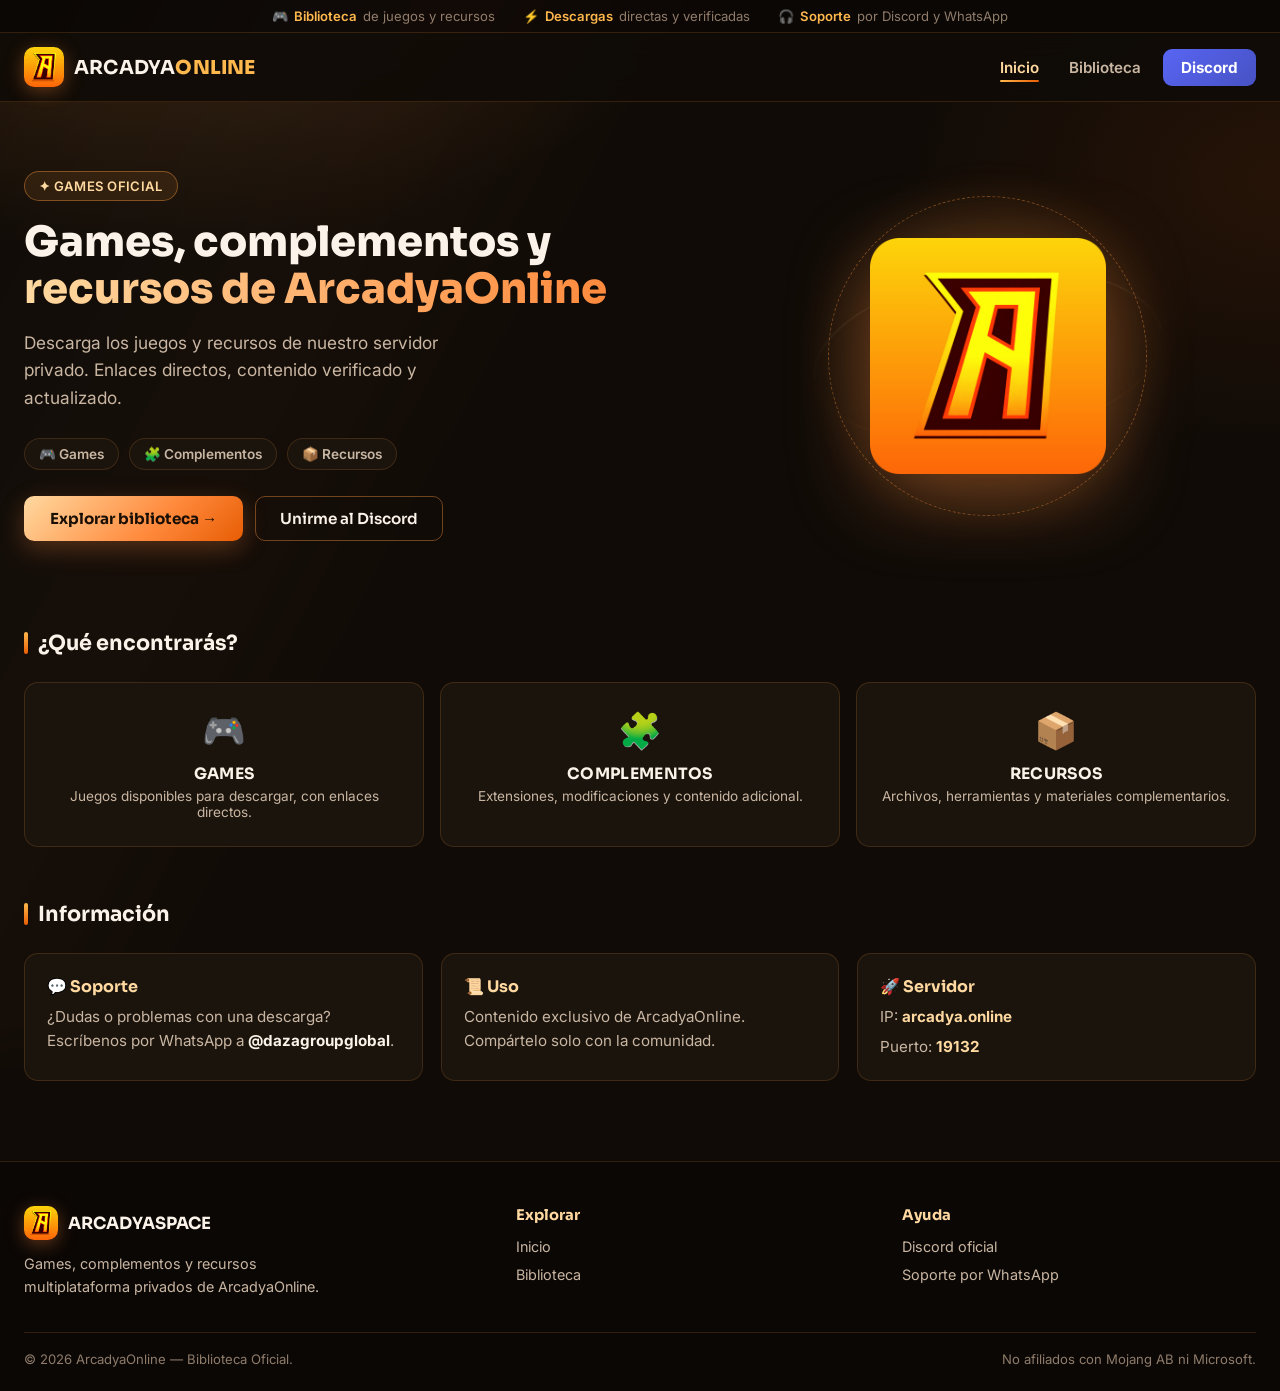
<file: index.html>
<!DOCTYPE html>
<html lang="es">
<head>
    <meta charset="UTF-8">
    <meta name="viewport" content="width=device-width, initial-scale=1.0">
    <title>Inicio | ArcadyaOnline</title>
    <link rel="icon" href="favicon.svg" type="image/svg+xml">
    <link rel="preconnect" href="https://fonts.googleapis.com">
    <link href="https://fonts.googleapis.com/css2?family=Sora:wght@600;700;800&family=Inter:wght@400;500;600;700&display=swap" rel="stylesheet">
    <link rel="stylesheet" href="css/style.css">
</head>
<body>
    <div class="topbar">
        <div class="topbar-inner">
            <span>🎮 <strong>Biblioteca</strong> de juegos y recursos</span>
            <span>⚡ <strong>Descargas</strong> directas y verificadas</span>
            <span>🎧 <strong>Soporte</strong> por Discord y WhatsApp</span>
        </div>
    </div>
    <header>
        <div class="header-container">
            <a href="index.html" class="logo-area">
                <img class="logo-mark" src="img/logo.png" alt="ArcadyaSpace">
                <span class="logo-text">ARCADYA<b>ONLINE</b></span>
            </a>
            <button type="button" class="nav-toggle" aria-label="Abrir menú">☰</button>
            <nav class="nav-links">
                <a href="index.html" class="active">Inicio</a>
                <a href="biblioteca.html">Biblioteca</a>
                <a href="https://discord.arcadya.online" class="discord-btn" target="_blank" rel="noopener">Discord</a>
            </nav>
        </div>
    </header>
    <section class="hero-split">
        <div>
            <span class="hero-eyebrow">✦ GAMES OFICIAL</span>
            <h1>Games, complementos y <span>recursos de ArcadyaOnline</span></h1>
            <p>Descarga los juegos y recursos de nuestro servidor privado. Enlaces directos, contenido verificado y actualizado.</p>
            <div class="hero-tags">
                <span class="tag">🎮 Games</span>
                <span class="tag">🧩 Complementos</span>
                <span class="tag">📦 Recursos</span>
            </div>
            <div class="hero-cta">
                <a href="biblioteca.html" class="btn-primary">Explorar biblioteca →</a>
                <a href="https://discord.arcadya.online" class="btn-secondary" target="_blank" rel="noopener">Unirme al Discord</a>
            </div>
        </div>
        <div class="hero-visual">
            <div class="ring"></div>
            <img src="img/logo.png" alt="ArcadyaSpace">
        </div>
    </section>
    <div class="container">
        <h2 class="section-title">¿Qué encontrarás?</h2>
        <div class="info-grid">
            <div class="info-card">
                <div class="icon">🎮</div>
                <h3>GAMES</h3>
                <p>Juegos disponibles para descargar, con enlaces directos.</p>
            </div>
            <div class="info-card">
                <div class="icon">🧩</div>
                <h3>COMPLEMENTOS</h3>
                <p>Extensiones, modificaciones y contenido adicional.</p>
            </div>
            <div class="info-card">
                <div class="icon">📦</div>
                <h3>RECURSOS</h3>
                <p>Archivos, herramientas y materiales complementarios.</p>
            </div>
        </div>
        <h2 class="section-title">Información</h2>
        <div class="info-section">
            <div class="info-box"><h3>💬 Soporte</h3><p>¿Dudas o problemas con una descarga? Escríbenos por WhatsApp a <strong>@dazagroupglobal</strong>.</p></div>
            <div class="info-box"><h3>📜 Uso</h3><p>Contenido exclusivo de ArcadyaOnline. Compártelo solo con la comunidad.</p></div>
            <div class="info-box"><h3>🚀 Servidor</h3>
                <p>IP: <strong style="color:var(--gold-light)">arcadya.online</strong></p>
                <p style="margin-top:6px">Puerto: <strong style="color:var(--gold-light)">19132</strong></p>
            </div>
        </div>
    </div>
    <footer>
        <div class="footer-grid">
            <div class="footer-col">
                <div class="footer-brand">
                    <img class="logo-mark" src="img/logo.png" alt="ArcadyaSpace">
                    <span>ARCADYASPACE</span>
                </div>
                <p>Games, complementos y recursos multiplataforma privados de ArcadyaOnline.</p>
            </div>
            <div class="footer-col">
                <h4>Explorar</h4>
                <ul>
                    <li><a href="index.html">Inicio</a></li>
                    <li><a href="biblioteca.html">Biblioteca</a></li>
                </ul>
            </div>
            <div class="footer-col">
                <h4>Ayuda</h4>
                <ul>
                    <li><a href="https://discord.arcadya.online" target="_blank" rel="noopener">Discord oficial</a></li>
                    <li><a href="https://wa.me/573118769927" target="_blank" rel="noopener">Soporte por WhatsApp</a></li>
                </ul>
            </div>
        </div>
        <div class="footer-bottom">
            <span>© 2026 ArcadyaOnline — Biblioteca Oficial.</span>
            <span>No afiliados con Mojang AB ni Microsoft.</span>
        </div>
    </footer>
    <script src="js/main.js"></script>
</body>
</html>
</file>
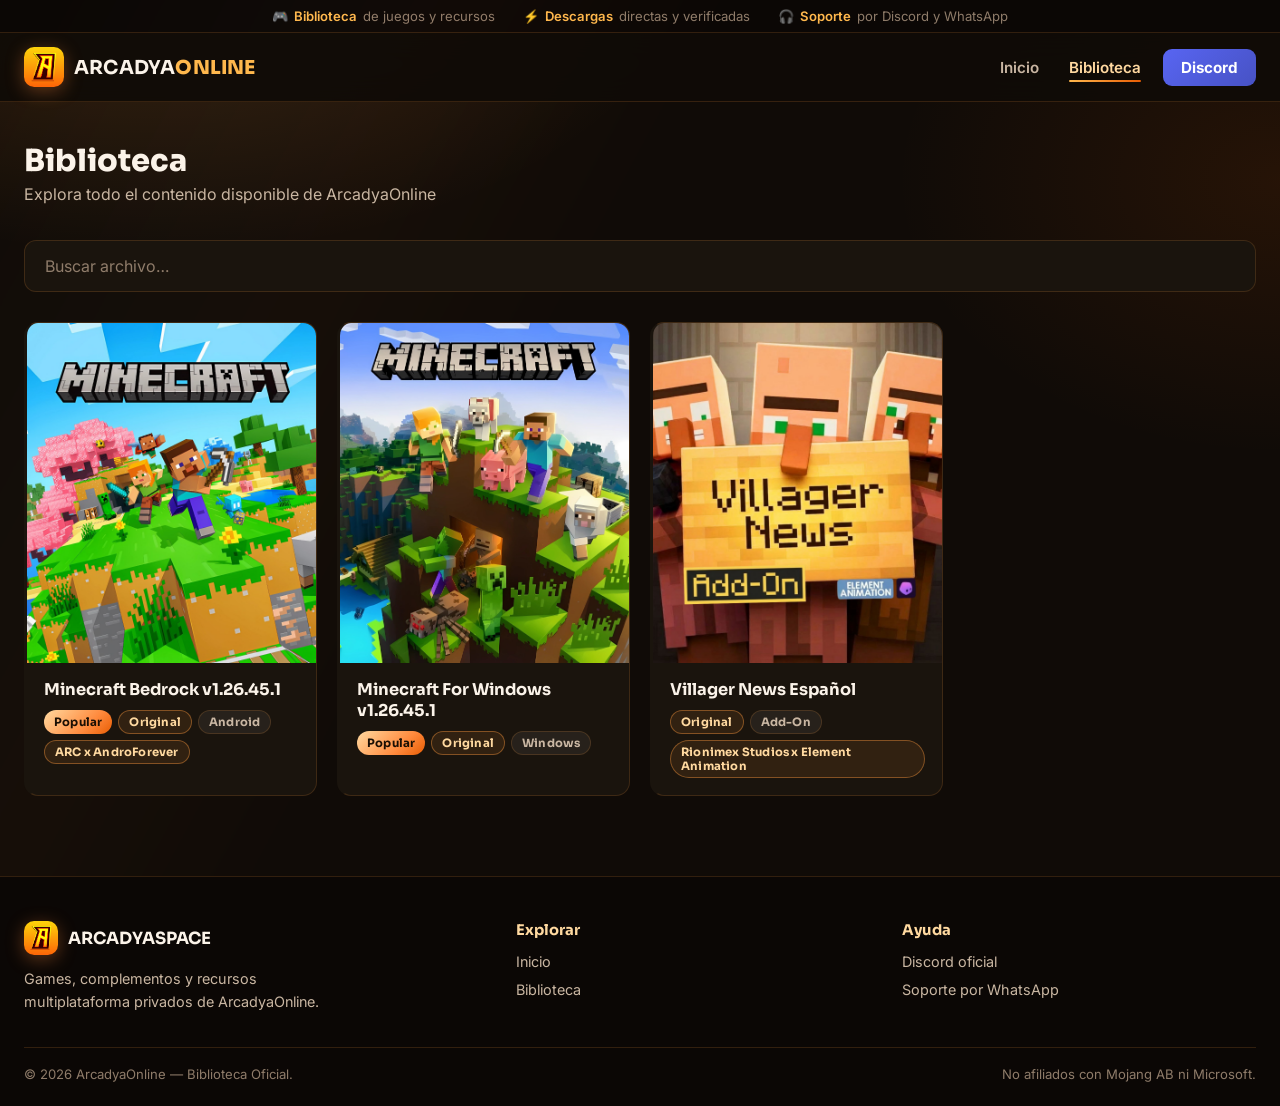
<file: biblioteca.html>
<!DOCTYPE html>
<html lang="es">
<head>
    <meta charset="UTF-8">
    <meta name="viewport" content="width=device-width, initial-scale=1.0">
    <title>Biblioteca | ArcadyaOnline</title>
    <link rel="icon" href="favicon.svg" type="image/svg+xml">
    <link rel="preconnect" href="https://fonts.googleapis.com">
    <link href="https://fonts.googleapis.com/css2?family=Sora:wght@600;700;800&family=Inter:wght@400;500;600;700&display=swap" rel="stylesheet">
    <link rel="stylesheet" href="css/style.css">
</head>
<body>
    <div class="topbar">
        <div class="topbar-inner">
            <span>🎮 <strong>Biblioteca</strong> de juegos y recursos</span>
            <span>⚡ <strong>Descargas</strong> directas y verificadas</span>
            <span>🎧 <strong>Soporte</strong> por Discord y WhatsApp</span>
        </div>
    </div>
    <header>
        <div class="header-container">
            <a href="index.html" class="logo-area">
                <img class="logo-mark" src="img/logo.png" alt="ArcadyaSpace">
                <span class="logo-text">ARCADYA<b>ONLINE</b></span>
            </a>
            <button type="button" class="nav-toggle" aria-label="Abrir menú">☰</button>
            <nav class="nav-links">
                <a href="index.html">Inicio</a>
                <a href="biblioteca.html" class="active">Biblioteca</a>
                <a href="https://discord.arcadya.online" class="discord-btn" target="_blank" rel="noopener">Discord</a>
            </nav>
        </div>
    </header>
    <div class="category-banner">
        <div>
            <h1>Biblioteca</h1>
            <p>Explora todo el contenido disponible de ArcadyaOnline</p>
        </div>
    </div>
    <div class="container">
        <div class="search-box">
            <input type="text" id="search-input" placeholder="Buscar archivo…" autocomplete="off">
        </div>

        <div class="games-grid" id="games-grid">

            <a href="juegos/minecraft-bedrock.html" class="game-card">
                <img src="img/Minecraft/minecraftbedrock-android.jpg" alt="Minecraft" class="game-card-img">
                <div class="game-card-body">
                    <h3 class="game-card-title">Minecraft Bedrock v1.26.45.1</h3>
                    <div class="game-card-badges">
                        <span class="badge pinned">Popular</span>
                        <span class="badge mod">Original</span>
                        <span class="badge platform">Android</span>
                        <span class="badge mod">ARC x AndroForever</span>
                    </div>
                </div>
            </a>

            <a href="juegos/minecraft-for-windows.html" class="game-card">
                <img src="img/Minecraft/minecraftforwindows-pc.jpg" alt="Minecraft" class="game-card-img">
                <div class="game-card-body">
                    <h3 class="game-card-title">Minecraft For Windows v1.26.45.1</h3>
                    <div class="game-card-badges">
                        <span class="badge pinned">Popular</span>
                        <span class="badge mod">Original</span>
                        <span class="badge platform">Windows</span>
                    </div>
                </div>
            </a>

            <a href="add-on/villagernewsespañol.html" class="game-card">
                <img src="img/Villager News Español/Villager News Add-On.jpg" alt="Minecraft" class="game-card-img">
                <div class="game-card-body">
                    <h3 class="game-card-title">Villager News Español</h3>
                    <div class="game-card-badges">
                        <span class="badge mod">Original</span>
                        <span class="badge platform">Add-On</span>
                        <span class="badge mod">Rionimex Studios x Element Animation</span>
                    </div>
                </div>
            </a>

        </div>

        <p id="no-results" class="no-results" style="display:none;">No se encontraron archivos.</p>
    </div>
    <footer>
        <div class="footer-grid">
            <div class="footer-col">
                <div class="footer-brand">
                    <img class="logo-mark" src="img/logo.png" alt="ArcadyaSpace">
                    <span>ARCADYASPACE</span>
                </div>
                <p>Games, complementos y recursos multiplataforma privados de ArcadyaOnline.</p>
            </div>
            <div class="footer-col">
                <h4>Explorar</h4>
                <ul>
                    <li><a href="index.html">Inicio</a></li>
                    <li><a href="biblioteca.html">Biblioteca</a></li>
                </ul>
            </div>
            <div class="footer-col">
                <h4>Ayuda</h4>
                <ul>
                    <li><a href="https://discord.arcadya.online" target="_blank" rel="noopener">Discord oficial</a></li>
                    <li><a href="https://wa.me/573118769927" target="_blank" rel="noopener">Soporte por WhatsApp</a></li>
                </ul>
            </div>
        </div>
        <div class="footer-bottom">
            <span>© 2026 ArcadyaOnline — Biblioteca Oficial.</span>
            <span>No afiliados con Mojang AB ni Microsoft.</span>
        </div>
    </footer>
    <script src="js/main.js"></script>
</body>
</html>
</file>
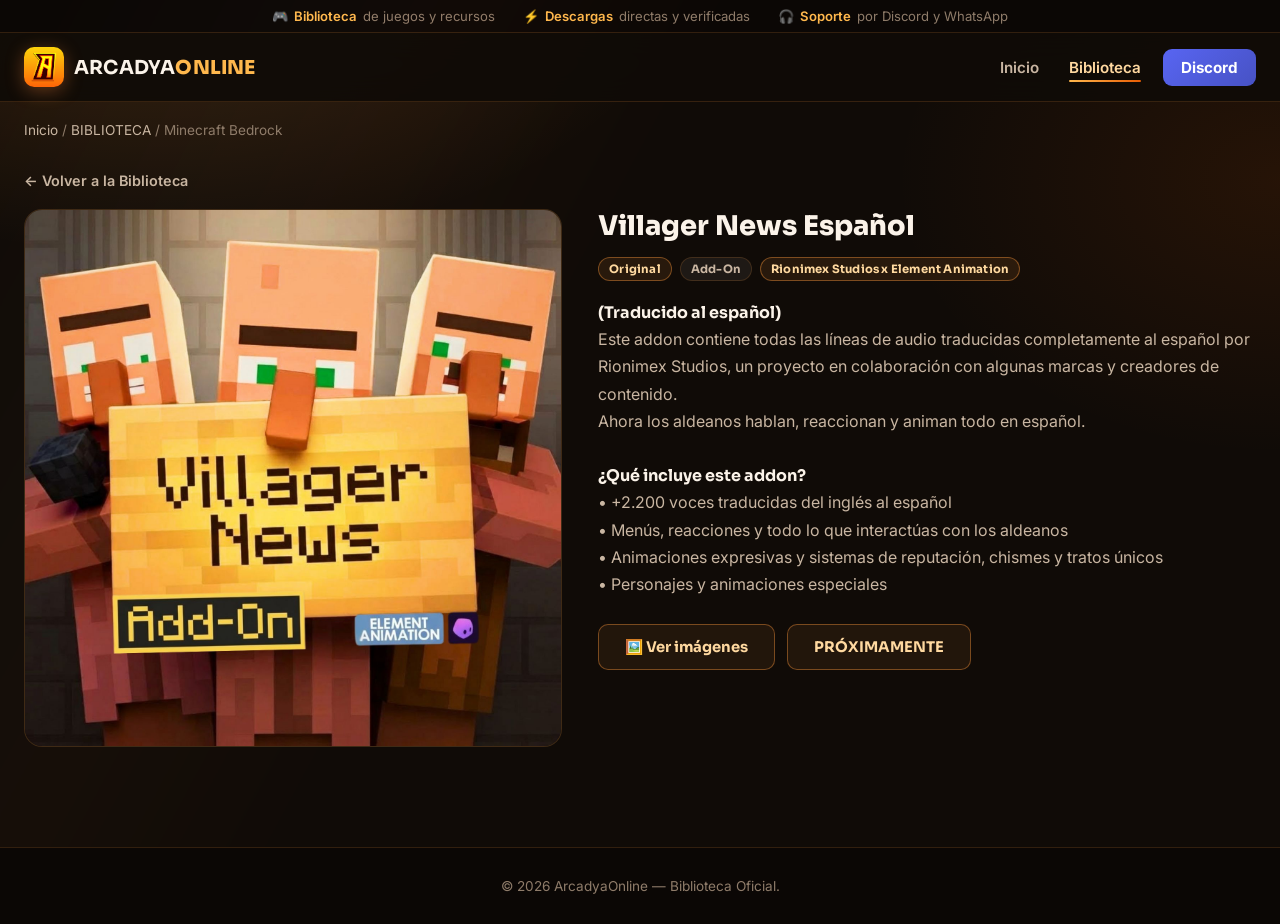
<file: add-on/villagernewsespañol.html>
<!DOCTYPE html>
<html lang="es">
<head>
    <meta charset="UTF-8">
    <meta name="viewport" content="width=device-width, initial-scale=1.0">
    <title>Minecraft Bedrock | ArcadyaOnline</title>
    <link rel="icon" href="../favicon.svg" type="image/svg+xml">
    <link rel="preconnect" href="https://fonts.googleapis.com">
    <link href="https://fonts.googleapis.com/css2?family=Sora:wght@600;700;800&family=Inter:wght@400;500;600;700&display=swap" rel="stylesheet">
    <link rel="stylesheet" href="../css/style.css">
</head>
<body>
    <div class="topbar">
        <div class="topbar-inner">
            <span>🎮 <strong>Biblioteca</strong> de juegos y recursos</span>
            <span>⚡ <strong>Descargas</strong> directas y verificadas</span>
            <span>🎧 <strong>Soporte</strong> por Discord y WhatsApp</span>
        </div>
    </div>
    <header>
        <div class="header-container">
            <a href="../index.html" class="logo-area">
                <img class="logo-mark" src="../img/logo.png" alt="ArcadyaSpace">
                <span class="logo-text">ARCADYA<b>ONLINE</b></span>
            </a>
            <button type="button" class="nav-toggle" aria-label="Abrir menú">☰</button>
            <nav class="nav-links">
                <a href="../index.html">Inicio</a>
                <a href="../biblioteca.html" class="active">Biblioteca</a>
                <a href="https://discord.arcadya.online" class="discord-btn" target="_blank" rel="noopener">Discord</a>
            </nav>
        </div>
    </header>
    <div class="breadcrumb">
        <a href="../index.html">Inicio</a> / <a href="../biblioteca.html">BIBLIOTECA</a> / Minecraft Bedrock
    </div>
    <div class="container">
        <div class="game-detail">
            <a href="../biblioteca.html" class="back-link">← Volver a la Biblioteca</a>
            <div class="game-detail-grid">
                <div class="game-cover">
                    <img src="../img/Villager News Español/Villager News Add-On.jpg" alt="Portada Minecraft Bedrock">
                </div>

                <div class="game-info">
                    <h1>Villager News Español</h1>
                    <div class="game-meta-row">
                        <span class="meta-pill mod">Original</span>
                        <span class="meta-pill platform">Add-On</span>
                        <span class="meta-pill mod">Rionimex Studios x Element Animation</span>
                    </div>

                    <p class="game-description">
                        <strong>(Traducido al español)</strong>
                        <br>
                        Este addon contiene todas las líneas de audio traducidas completamente al español por Rionimex Studios, un proyecto en colaboración con algunas marcas y creadores de contenido.
                        <br>
                        Ahora los aldeanos hablan, reaccionan y animan todo en español.
                        <br><br>
                        <strong>¿Qué incluye este addon?</strong>
                        <br>
                        • +2.200 voces traducidas del inglés al español
                        <br>
                        • Menús, reacciones y todo lo que interactúas con los aldeanos
                        <br>
                        • Animaciones expresivas y sistemas de reputación, chismes y tratos únicos
                        <br>
                        • Personajes y animaciones especiales
                    </p>

                    <div class="actions">
                        <button type="button" class="btn btn-outline rgb-border" id="btn-ver-imagenes">
                            🖼️ Ver imágenes
                        </button>
                        <a href="../index.html" class="btn btn-outline rgb-border" target="_blank" rel="noopener">
                            PRÓXIMAMENTE
                        </a>
                    </div>
                </div>
            </div>
        </div>
    </div>

    <div class="modal-overlay" id="modal-imagenes">
        <div class="modal">
            <div class="modal-header">
                <h3>Imágenes del archivo</h3>
                <button class="modal-close" id="modal-close" aria-label="Cerrar">×</button>
            </div>
            <div class="modal-body">
                <img src="../img/Villager News Español/Villager-News.webp" alt="Screenshot 1" class="modal-img">
            </div>
        </div>
    </div>

    <footer class="footer-simple">© 2026 ArcadyaOnline — Biblioteca Oficial.</footer>
    <script src="../js/main.js"></script>
</body>
</html>
</file>
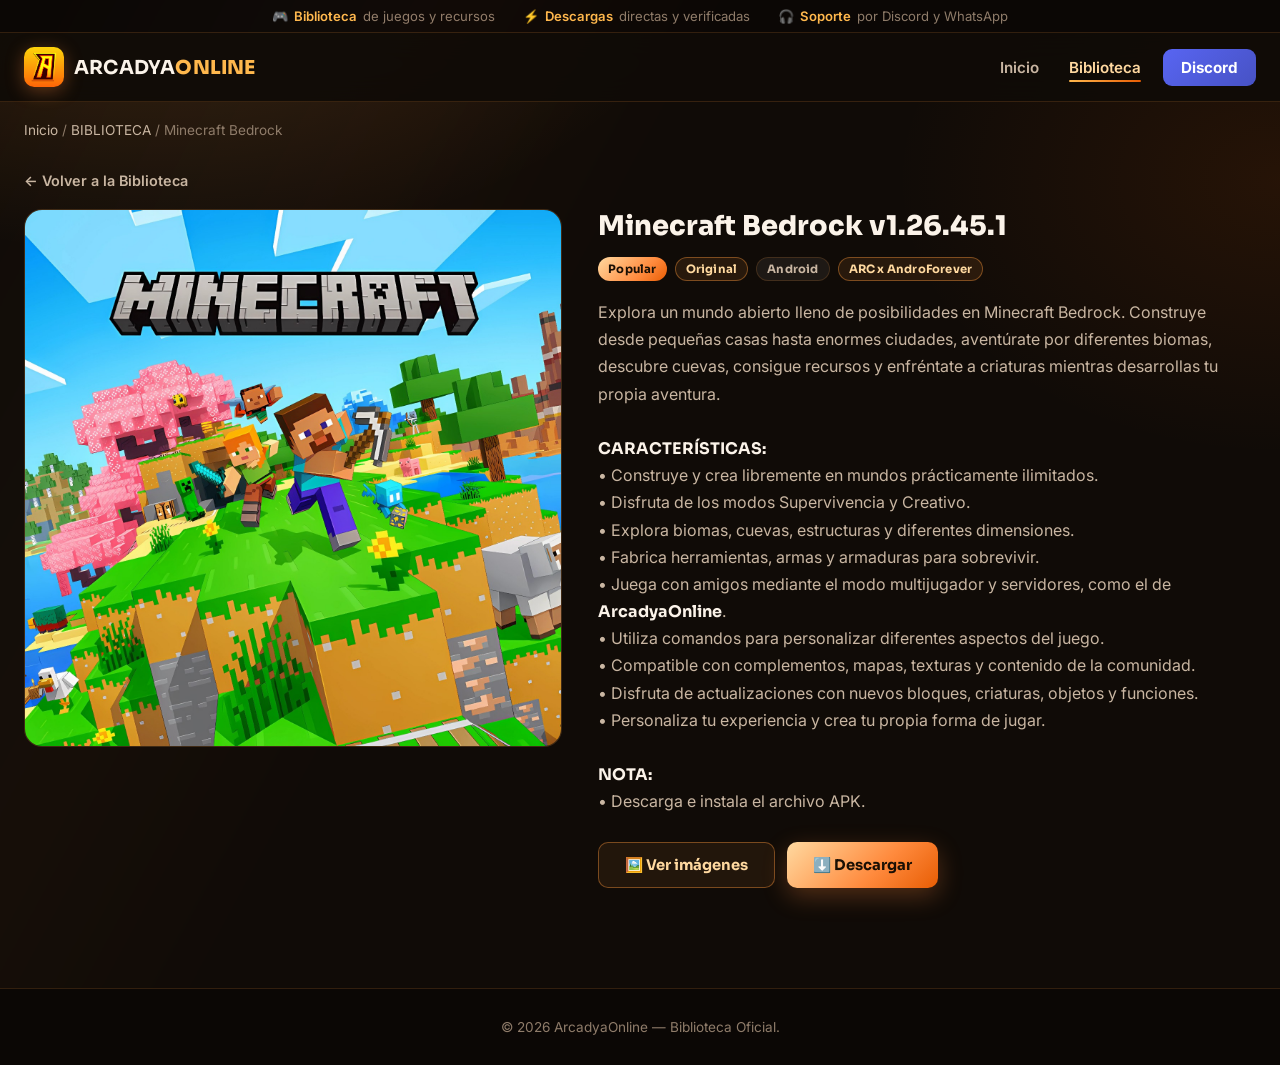
<file: juegos/minecraft-bedrock.html>
<!DOCTYPE html>
<html lang="es">
<head>
    <meta charset="UTF-8">
    <meta name="viewport" content="width=device-width, initial-scale=1.0">
    <title>Minecraft Bedrock | ArcadyaOnline</title>
    <link rel="icon" href="../favicon.svg" type="image/svg+xml">
    <link rel="preconnect" href="https://fonts.googleapis.com">
    <link href="https://fonts.googleapis.com/css2?family=Sora:wght@600;700;800&family=Inter:wght@400;500;600;700&display=swap" rel="stylesheet">
    <link rel="stylesheet" href="../css/style.css">
</head>
<body>
    <div class="topbar">
        <div class="topbar-inner">
            <span>🎮 <strong>Biblioteca</strong> de juegos y recursos</span>
            <span>⚡ <strong>Descargas</strong> directas y verificadas</span>
            <span>🎧 <strong>Soporte</strong> por Discord y WhatsApp</span>
        </div>
    </div>
    <header>
        <div class="header-container">
            <a href="../index.html" class="logo-area">
                <img class="logo-mark" src="../img/logo.png" alt="ArcadyaSpace">
                <span class="logo-text">ARCADYA<b>ONLINE</b></span>
            </a>
            <button type="button" class="nav-toggle" aria-label="Abrir menú">☰</button>
            <nav class="nav-links">
                <a href="../index.html">Inicio</a>
                <a href="../biblioteca.html" class="active">Biblioteca</a>
                <a href="https://discord.arcadya.online" class="discord-btn" target="_blank" rel="noopener">Discord</a>
            </nav>
        </div>
    </header>
    <div class="breadcrumb">
        <a href="../index.html">Inicio</a> / <a href="../biblioteca.html">BIBLIOTECA</a> / Minecraft Bedrock
    </div>
    <div class="container">
        <div class="game-detail">
            <a href="../biblioteca.html" class="back-link">← Volver a la Biblioteca</a>
            <div class="game-detail-grid">
                <div class="game-cover">
                    <img src="../img/Minecraft/minecraftbedrock-android.jpg" alt="Portada Minecraft Bedrock">
                </div>

                <div class="game-info">
                    <h1>Minecraft Bedrock v1.26.45.1</h1>
                    <div class="game-meta-row">
                        <span class="meta-pill popular">Popular</span>
                        <span class="meta-pill mod">Original</span>
                        <span class="meta-pill platform">Android</span>
                        <span class="meta-pill mod">ARC x AndroForever</span>
                    </div>

                    <p class="game-description">
                        Explora un mundo abierto lleno de posibilidades en Minecraft Bedrock.
                        Construye desde pequeñas casas hasta enormes ciudades, aventúrate por
                        diferentes biomas, descubre cuevas, consigue recursos y enfréntate a
                        criaturas mientras desarrollas tu propia aventura.
                        <br><br>
                        <strong>CARACTERÍSTICAS:</strong>
                        <br>
                        • Construye y crea libremente en mundos prácticamente ilimitados.
                        <br>
                        • Disfruta de los modos Supervivencia y Creativo.
                        <br>
                        • Explora biomas, cuevas, estructuras y diferentes dimensiones.
                        <br>
                        • Fabrica herramientas, armas y armaduras para sobrevivir.
                        <br>
                        • Juega con amigos mediante el modo multijugador y servidores, como el de <strong>ArcadyaOnline</strong>.
                        <br>
                        • Utiliza comandos para personalizar diferentes aspectos del juego.
                        <br>
                        • Compatible con complementos, mapas, texturas y contenido de la comunidad.
                        <br>
                        • Disfruta de actualizaciones con nuevos bloques, criaturas, objetos y funciones.
                        <br>
                        • Personaliza tu experiencia y crea tu propia forma de jugar.
                        <br><br>
                        <strong>NOTA:</strong>
                        <br>
                        • Descarga e instala el archivo APK.
                    </p>

                    <div class="actions">
                        <button type="button" class="btn btn-outline rgb-border" id="btn-ver-imagenes">
                            🖼️ Ver imágenes
                        </button>
                        <a href="https://www.mediafire.com/file/8dbkpe9tlnm4ou3/Minecraft_Bedrock_v1.26.45.1_-_MLS_x_AndroForever.apk/file" class="btn btn-outline rgb-border" target="_blank" rel="noopener">
                            ⬇️ Descargar
                        </a>
                    </div>
                </div>
            </div>
        </div>
    </div>

    <div class="modal-overlay" id="modal-imagenes">
        <div class="modal">
            <div class="modal-header">
                <h3>Imágenes del archivo</h3>
                <button class="modal-close" id="modal-close" aria-label="Cerrar">×</button>
            </div>
            <div class="modal-body">
                <img src="../img/Minecraft/mc1.webp" alt="Screenshot 1" class="modal-img">
                <img src="../img/Minecraft/mc2.webp" alt="Screenshot 2" class="modal-img">
                <img src="../img/Minecraft/mc3.webp" alt="Screenshot 3" class="modal-img">
                <img src="../img/Minecraft/mc4.webp" alt="Screenshot 4" class="modal-img">
                <img src="../img/Minecraft/mc5.webp" alt="Screenshot 5" class="modal-img">
                <img src="../img/Minecraft/mc6.webp" alt="Screenshot 6" class="modal-img">
                <img src="../img/Minecraft/mc7.webp" alt="Screenshot 7" class="modal-img">
                <img src="../img/Minecraft/mc8.webp" alt="Screenshot 8" class="modal-img">
            </div>
        </div>
    </div>

    <footer class="footer-simple">© 2026 ArcadyaOnline — Biblioteca Oficial.</footer>
    <script src="../js/main.js"></script>
</body>
</html>
</file>
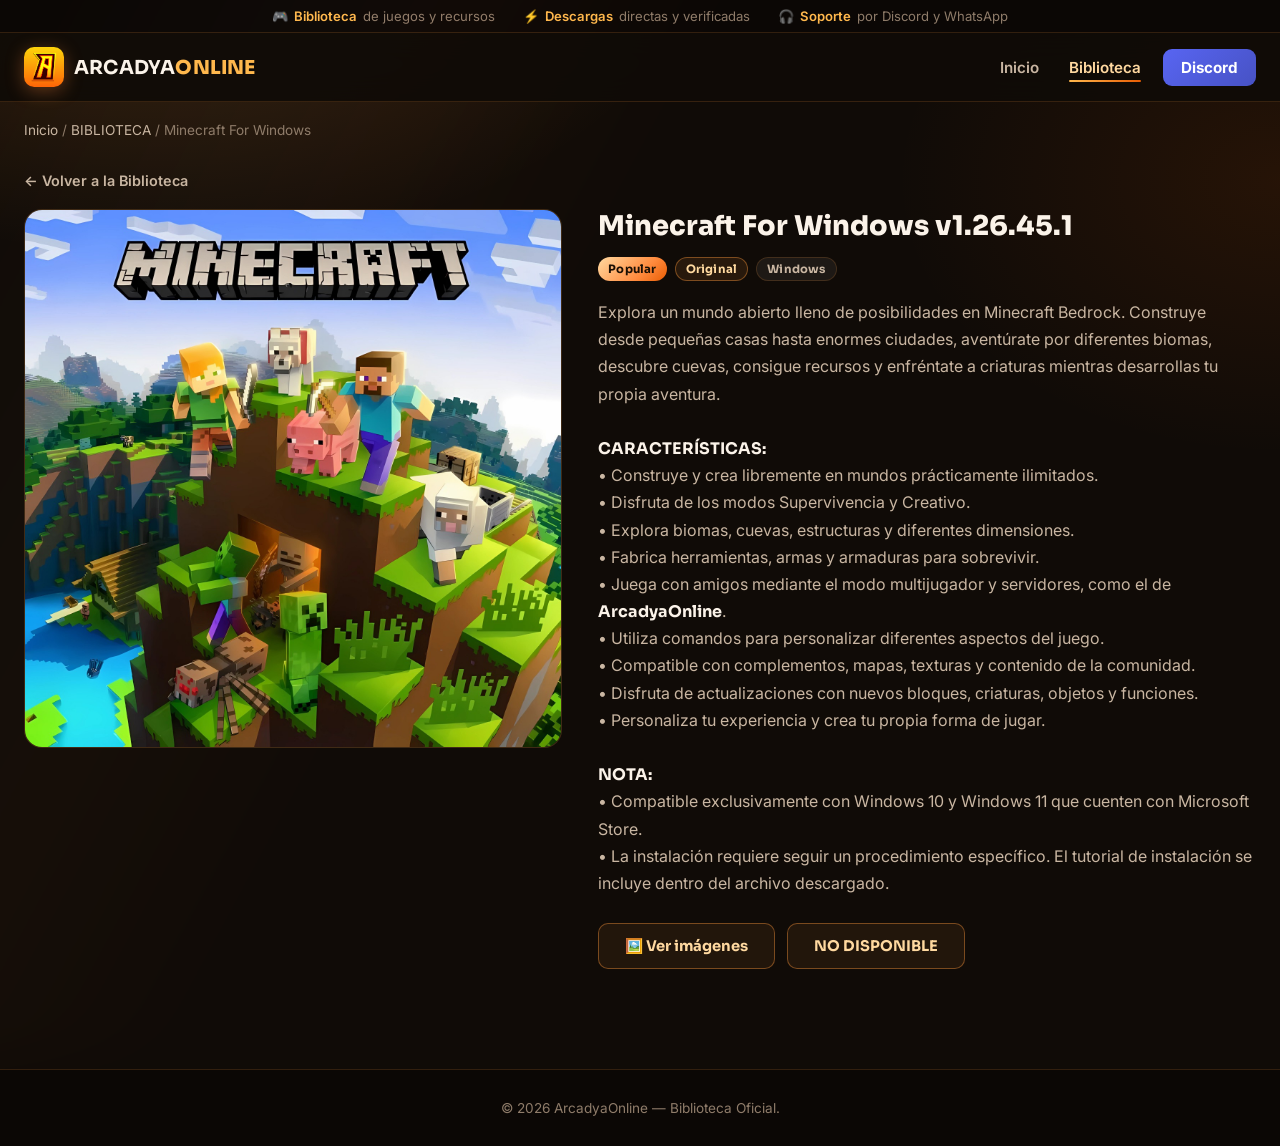
<file: juegos/minecraft-for-windows.html>
<!DOCTYPE html>
<html lang="es">
<head>
    <meta charset="UTF-8">
    <meta name="viewport" content="width=device-width, initial-scale=1.0">
    <title>Minecraft For Windows | ArcadyaOnline</title>
    <link rel="icon" href="../favicon.svg" type="image/svg+xml">
    <link rel="preconnect" href="https://fonts.googleapis.com">
    <link href="https://fonts.googleapis.com/css2?family=Sora:wght@600;700;800&family=Inter:wght@400;500;600;700&display=swap" rel="stylesheet">
    <link rel="stylesheet" href="../css/style.css">
</head>
<body>
    <div class="topbar">
        <div class="topbar-inner">
            <span>🎮 <strong>Biblioteca</strong> de juegos y recursos</span>
            <span>⚡ <strong>Descargas</strong> directas y verificadas</span>
            <span>🎧 <strong>Soporte</strong> por Discord y WhatsApp</span>
        </div>
    </div>
    <header>
        <div class="header-container">
            <a href="../index.html" class="logo-area">
                <img class="logo-mark" src="../img/logo.png" alt="ArcadyaSpace">
                <span class="logo-text">ARCADYA<b>ONLINE</b></span>
            </a>
            <button type="button" class="nav-toggle" aria-label="Abrir menú">☰</button>
            <nav class="nav-links">
                <a href="../index.html">Inicio</a>
                <a href="../biblioteca.html" class="active">Biblioteca</a>
                <a href="https://discord.arcadya.online" class="discord-btn" target="_blank" rel="noopener">Discord</a>
            </nav>
        </div>
    </header>
    <div class="breadcrumb">
        <a href="../index.html">Inicio</a> / <a href="../biblioteca.html">BIBLIOTECA</a> / Minecraft For Windows
    </div>
    <div class="container">
        <div class="game-detail">
            <a href="../biblioteca.html" class="back-link">← Volver a la Biblioteca</a>
            <div class="game-detail-grid">
                <div class="game-cover">
                    <img src="../img/Minecraft/minecraftforwindows-pc.jpg" alt="Portada Minecraft para Windows">
                </div>

                <div class="game-info">
                    <h1>Minecraft For Windows v1.26.45.1</h1>
                    <div class="game-meta-row">
                        <span class="meta-pill popular">Popular</span>
                        <span class="meta-pill mod">Original</span>
                        <span class="meta-pill platform">Windows</span>
                    </div>

                    <p class="game-description">
                        Explora un mundo abierto lleno de posibilidades en Minecraft Bedrock.
                        Construye desde pequeñas casas hasta enormes ciudades, aventúrate por
                        diferentes biomas, descubre cuevas, consigue recursos y enfréntate a
                        criaturas mientras desarrollas tu propia aventura.
                        <br><br>
                        <strong>CARACTERÍSTICAS:</strong>
                        <br>
                        • Construye y crea libremente en mundos prácticamente ilimitados.
                        <br>
                        • Disfruta de los modos Supervivencia y Creativo.
                        <br>
                        • Explora biomas, cuevas, estructuras y diferentes dimensiones.
                        <br>
                        • Fabrica herramientas, armas y armaduras para sobrevivir.
                        <br>
                        • Juega con amigos mediante el modo multijugador y servidores, como el de <strong>ArcadyaOnline</strong>.
                        <br>
                        • Utiliza comandos para personalizar diferentes aspectos del juego.
                        <br>
                        • Compatible con complementos, mapas, texturas y contenido de la comunidad.
                        <br>
                        • Disfruta de actualizaciones con nuevos bloques, criaturas, objetos y funciones.
                        <br>
                        • Personaliza tu experiencia y crea tu propia forma de jugar.
                        <br><br>
                        <strong>NOTA:</strong>
                        <br>
                        • Compatible exclusivamente con Windows 10 y Windows 11 que cuenten con Microsoft Store.
                        <br>
                        • La instalación requiere seguir un procedimiento específico. El tutorial de instalación se incluye dentro del archivo descargado.
                    </p>

                    <div class="actions">
                        <button type="button" class="btn btn-outline rgb-border" id="btn-ver-imagenes">
                            🖼️ Ver imágenes
                        </button>
                        <a href="../index.html" class="btn btn-outline rgb-border" target="_blank" rel="noopener">
                            NO DISPONIBLE
                        </a>
                    </div>
                </div>
            </div>
        </div>
    </div>

    <div class="modal-overlay" id="modal-imagenes">
        <div class="modal">
            <div class="modal-header">
                <h3>Imágenes del archivo</h3>
                <button class="modal-close" id="modal-close" aria-label="Cerrar">×</button>
            </div>
            <div class="modal-body">
                <img src="../img/Minecraft/mc1.webp" alt="Screenshot 1" class="modal-img">
                <img src="../img/Minecraft/mc2.webp" alt="Screenshot 2" class="modal-img">
                <img src="../img/Minecraft/mc3.webp" alt="Screenshot 3" class="modal-img">
                <img src="../img/Minecraft/mc4.webp" alt="Screenshot 4" class="modal-img">
                <img src="../img/Minecraft/mc5.webp" alt="Screenshot 5" class="modal-img">
                <img src="../img/Minecraft/mc6.webp" alt="Screenshot 6" class="modal-img">
                <img src="../img/Minecraft/mc7.webp" alt="Screenshot 7" class="modal-img">
                <img src="../img/Minecraft/mc8.webp" alt="Screenshot 8" class="modal-img">
            </div>
        </div>
    </div>

    <footer class="footer-simple">© 2026 ArcadyaOnline — Biblioteca Oficial.</footer>
    <script src="../js/main.js"></script>
</body>
</html>
</file>
<file: css/style.css>
:root {
    --bg: #100b07;
    --bg-alt: #16100a;
    --bg-card: #1a140d;
    --bg-card-hover: #211809;
    --gold: #ffb84d;
    --gold-light: #ffd9a0;
    --orange: #ff8a3d;
    --orange-deep: #e85d04;
    --amber-glow: rgba(255, 154, 61, 0.18);
    --text-white: #fbf3e9;
    --text-muted: #c9b6a2;
    --text-dim: #8f7c6a;
    --border: rgba(255, 154, 61, 0.16);
    --border-strong: rgba(255, 154, 61, 0.4);
    --danger: #e8542a;
    --radius: 14px;
}

* { margin: 0; padding: 0; box-sizing: border-box; }
html { scroll-behavior: smooth; }

body {
    font-family: 'Inter', sans-serif;
    background: var(--bg);
    color: var(--text-white);
    min-height: 100vh;
    background-image:
        radial-gradient(ellipse 900px 500px at 12% -5%, var(--amber-glow) 0%, transparent 60%),
        radial-gradient(ellipse 700px 500px at 100% 20%, rgba(232, 93, 4, 0.10) 0%, transparent 55%);
    background-attachment: fixed;
    overflow-x: hidden;
}

body::before {
    content: '';
    position: fixed;
    inset: -18%;
    z-index: 0;
    pointer-events: none;
    opacity: 0.22;
    background: linear-gradient(108deg, transparent 28%, rgba(255, 217, 160, 0.08) 44%, rgba(255, 138, 61, 0.12) 50%, transparent 64%);
    filter: blur(28px);
    transform: translateX(-24%) skewX(-12deg);
    animation: mirage-drift 18s ease-in-out infinite alternate;
}

@keyframes mirage-drift {
    0% { transform: translateX(-24%) skewX(-12deg) scaleY(1); }
    100% { transform: translateX(24%) skewX(-12deg) scaleY(1.08); }
}

a { color: inherit; }

.topbar {
    background: #0b0705;
    border-bottom: 1px solid var(--border);
    padding: 8px 24px;
    font-size: 0.82rem;
    color: var(--text-dim);
}
.topbar-inner {
    max-width: 1360px; margin: 0 auto;
    display: flex; align-items: center; justify-content: center; gap: 28px;
    flex-wrap: wrap; text-align: center;
}
.topbar-inner span { display: inline-flex; align-items: center; gap: 6px; }
.topbar-inner strong { color: var(--gold); font-weight: 600; }

header {
    background: rgba(16, 11, 7, 0.92);
    border-bottom: 1px solid var(--border);
    padding: 14px 0;
    position: sticky; top: 0; z-index: 1000;
    backdrop-filter: blur(14px);
}
.header-container {
    max-width: 1360px; margin: 0 auto; padding: 0 24px;
    display: flex; align-items: center; justify-content: space-between; gap: 20px;
}
.logo-area { display: flex; align-items: center; gap: 10px; text-decoration: none; }
.logo-mark {
    width: 40px; height: 40px; border-radius: 10px;
    object-fit: cover; flex-shrink: 0;
    box-shadow: 0 4px 18px rgba(255, 138, 61, 0.35);
}
.logo-text {
    font-family: 'Sora', sans-serif; font-weight: 700; font-size: 1.2rem; letter-spacing: 0.2px;
    color: var(--text-white);
}
.logo-text b { color: var(--gold); font-weight: 800; }

.nav-toggle {
    display: none; background: none; border: 1px solid var(--border); border-radius: 8px;
    width: 40px; height: 40px; color: var(--text-white); font-size: 1.2rem; cursor: pointer;
}
.nav-links { display: flex; gap: 2px; align-items: center; flex-wrap: wrap; }
.nav-links a {
    color: var(--text-muted); text-decoration: none; font-weight: 600; font-size: 0.95rem;
    padding: 9px 14px; border-radius: 8px; transition: all 0.2s ease; position: relative;
}
.nav-links a:hover { color: var(--text-white); }
.nav-links a.active { color: var(--gold-light); }
.nav-links a.active::after {
    content: ''; position: absolute; left: 14px; right: 14px; bottom: 4px; height: 2px;
    background: linear-gradient(90deg, var(--gold), var(--orange-deep)); border-radius: 2px;
}
.discord-btn {
    background: linear-gradient(135deg, #5865F2, #4752C4) !important;
    color: white !important; padding: 9px 18px !important; border-radius: 9px !important;
    font-weight: 700 !important; margin-left: 6px;
}
.discord-btn:hover { filter: brightness(1.08); }

.hero-split {
    max-width: 1360px; margin: 0 auto; padding: 64px 24px 56px;
    display: grid; grid-template-columns: 1.1fr 0.9fr; gap: 40px; align-items: center;
    position: relative; z-index: 1;
}
.hero-eyebrow {
    display: inline-flex; align-items: center; gap: 8px;
    background: rgba(255, 154, 61, 0.1); border: 1px solid var(--border-strong);
    color: var(--gold-light); font-size: 0.82rem; font-weight: 600;
    padding: 6px 14px; border-radius: 50px; margin-bottom: 18px; letter-spacing: 0.3px;
}
.hero-split h1 {
    font-family: 'Sora', sans-serif; font-size: 2.6rem; font-weight: 800; line-height: 1.12;
    margin-bottom: 16px;
}
.hero-split h1 span {
    background: linear-gradient(90deg, var(--gold-light), var(--orange));
    -webkit-background-clip: text; -webkit-text-fill-color: transparent; background-clip: text;
}
.hero-split p { font-size: 1.08rem; color: var(--text-muted); max-width: 480px; line-height: 1.6; margin-bottom: 26px; }
.hero-tags { display: flex; gap: 10px; flex-wrap: wrap; margin-bottom: 26px; }
.tag {
    display: inline-flex; align-items: center; gap: 6px;
    background: var(--bg-card); border: 1px solid var(--border);
    color: var(--text-muted); font-size: 0.85rem; font-weight: 600;
    padding: 7px 14px; border-radius: 50px;
}
.hero-cta { display: flex; gap: 12px; flex-wrap: wrap; }
.btn-primary {
    display: inline-flex; align-items: center; gap: 8px;
    background: linear-gradient(135deg, var(--gold-light), var(--orange) 60%, var(--orange-deep));
    color: #1a0f04 !important; font-weight: 700; font-family: 'Sora', sans-serif; font-size: 0.95rem;
    padding: 13px 26px; border-radius: 10px; text-decoration: none; border: none; cursor: pointer;
    box-shadow: 0 8px 24px rgba(255, 138, 61, 0.28); transition: transform 0.2s ease, box-shadow 0.2s ease;
}
.btn-primary:hover { transform: translateY(-2px); box-shadow: 0 12px 30px rgba(255, 138, 61, 0.4); }
.btn-secondary {
    display: inline-flex; align-items: center; gap: 8px;
    background: transparent; color: var(--text-white) !important; font-weight: 600;
    font-family: 'Sora', sans-serif; font-size: 0.95rem; padding: 12px 24px; border-radius: 10px;
    border: 1px solid var(--border-strong); text-decoration: none; transition: all 0.2s ease;
}
.btn-secondary:hover { background: rgba(255,154,61,0.08); border-color: var(--gold); }

.hero-visual {
    position: relative; aspect-ratio: 1/1; max-width: 380px; margin: 0 auto;
    display: flex; align-items: center; justify-content: center;
}
.hero-visual::before {
    content: ''; position: absolute; inset: 0; border-radius: 50%;
    background: radial-gradient(circle, rgba(255,154,61,0.28) 0%, transparent 70%);
    filter: blur(10px);
}
.hero-visual::after {
    content: '';
    position: absolute;
    inset: 16% 4%;
    border-radius: 50%;
    border-top: 1px solid rgba(255, 217, 160, 0.34);
    border-bottom: 1px solid rgba(255, 138, 61, 0.18);
    filter: blur(1px);
    opacity: 0.72;
    transform: rotate(-8deg) scaleY(0.65);
    animation: mirage-wave 7s ease-in-out infinite;
}

@keyframes mirage-wave {
    0%, 100% { transform: rotate(-8deg) scaleY(0.65) translateY(0); opacity: 0.5; }
    50% { transform: rotate(-8deg) scaleY(0.82) translateY(8px); opacity: 0.9; }
}
.hero-visual img {
    width: 62%; position: relative; z-index: 1; filter: drop-shadow(0 20px 40px rgba(255,138,61,0.35));
}
.hero-visual .ring {
    position: absolute; inset: 8%; border: 1px dashed var(--border-strong); border-radius: 50%;
}

.category-banner {
    max-width: 1360px; margin: 0 auto; padding: 40px 24px 8px;
    display: flex; align-items: center; gap: 20px; position: relative; z-index: 1;
}
.category-medallion {
    width: 72px; height: 72px; border-radius: 16px; flex-shrink: 0;
    background: linear-gradient(145deg, #241708, #150d05);
    border: 1px solid var(--border-strong);
    display: flex; align-items: center; justify-content: center;
    box-shadow: 0 0 24px rgba(255, 138, 61, 0.18);
    font-size: 2rem;
}
.category-banner h1 {
    font-family: 'Sora', sans-serif; font-size: 1.9rem; font-weight: 800; margin-bottom: 4px;
}
.category-banner p { color: var(--text-muted); font-size: 1rem; }
.breadcrumb {
    max-width: 1360px; margin: 0 auto; padding: 20px 24px 0;
    font-size: 0.85rem; color: var(--text-dim); position: relative; z-index: 1;
}
.breadcrumb a { color: var(--text-muted); text-decoration: none; }
.breadcrumb a:hover { color: var(--gold-light); }

.container { max-width: 1360px; margin: 0 auto; padding: 28px 24px 80px; position: relative; z-index: 1; }
.section-title {
    font-family: 'Sora', sans-serif; font-size: 1.3rem; font-weight: 700;
    margin-bottom: 26px; display: flex; align-items: center; gap: 10px; color: var(--text-white);
}
.section-title::before {
    content: ''; width: 4px; height: 22px;
    background: linear-gradient(180deg, var(--gold), var(--orange-deep)); border-radius: 4px;
}

.search-box { max-width: 1360px; margin: 0 auto 30px; position: relative; z-index: 1; }
.search-box input {
    width: 100%; background: var(--bg-card); border: 1px solid var(--border);
    border-radius: 12px; padding: 15px 20px; color: var(--text-white);
    font-family: 'Inter', sans-serif; font-size: 1rem; transition: all 0.2s ease;
}
.search-box input::placeholder { color: var(--text-dim); }
.search-box input:focus { outline: none; border-color: var(--border-strong); background: var(--bg-card-hover); }

.categories-grid, .info-grid { display: grid; grid-template-columns: repeat(auto-fit, minmax(190px, 1fr)); gap: 16px; margin-bottom: 54px; }
.category-card, .info-card {
    background: var(--bg-card); border: 1px solid var(--border); border-radius: var(--radius);
    padding: 26px 16px; text-align: center; text-decoration: none; color: var(--text-white);
    transition: all 0.25s ease;
}
.category-card:hover, .info-card:hover { transform: translateY(-5px); border-color: var(--border-strong); box-shadow: 0 12px 28px rgba(0,0,0,0.3); }
.category-card img { width: 52px; height: 52px; margin-bottom: 12px; object-fit: contain; }
.category-card h3, .info-card h3 { font-family: 'Sora', sans-serif; font-size: 0.98rem; margin-bottom: 4px; letter-spacing: 0.3px; }
.category-card p, .info-card p { font-size: 0.85rem; color: var(--text-muted); }
.info-card .icon { font-size: 2.2rem; margin-bottom: 12px; }

.info-section { display: grid; grid-template-columns: repeat(auto-fit, minmax(270px, 1fr)); gap: 18px; margin-top: 10px; }
.info-box { background: var(--bg-card); border: 1px solid var(--border); border-radius: var(--radius); padding: 22px; }
.info-box h3 { font-family: 'Sora', sans-serif; font-size: 1rem; margin-bottom: 8px; color: var(--gold-light); }
.info-box p { color: var(--text-muted); line-height: 1.55; font-size: 0.95rem; }
.info-box strong { color: var(--text-white); }

.games-grid {
    display: grid; grid-template-columns: repeat(auto-fill, minmax(260px, 1fr)); gap: 20px; width: 100%;
    margin-top: 8px;
}
.game-card, .category-card, .info-card, .info-box,
.btn-primary, .btn-secondary, .btn.btn-outline, .discord-btn {
    position: relative;
    overflow: hidden;
}

body .reveal-item.reveal-hidden {
    opacity: 0;
    pointer-events: none;
}

body .reveal-item.reveal-hidden.reveal-visible {
    animation: epic-reveal var(--reveal-duration, 0.42s) var(--reveal-delay, 0ms) both;
    transform-origin: center bottom;
    backface-visibility: hidden;
    will-change: opacity, transform;
}

body.quick-reveal .reveal-item.reveal-hidden.reveal-visible {
    animation-duration: 0.42s;
}

@keyframes epic-reveal {
    0% {
        opacity: 0;
        transform: perspective(900px) translate3d(0, 0, -260px)
            rotateX(5deg) scale(0.78);
    }
    72% {
        opacity: 1;
        transform: perspective(900px) translate3d(0, 0, 16px) rotateX(0) scale(1.025);
    }
    88% {
        transform: perspective(900px) translate3d(0, 0, -6px) rotateX(0) scale(0.99);
    }
    100% {
        opacity: 1;
        transform: perspective(900px) translate3d(0, 0, 0) rotateX(0) scale(1);
    }
}

@keyframes epic-reveal-mobile {
    0% {
        opacity: 0;
        transform: translate3d(0, 0, 0) scale(0.84);
    }
    72% {
        opacity: 1;
        transform: translate3d(0, 0, 0) scale(1.015);
    }
    100% {
        opacity: 1;
        transform: translate3d(0, 0, 0) scale(1);
    }
}

.game-card.reveal-item.is-visible:hover,
.category-card.reveal-item.is-visible:hover,
.info-card.reveal-item.is-visible:hover {
    transform: translateY(-5px);
}

.game-card {
    background: var(--bg-card); border: 1px solid var(--border); border-radius: var(--radius);
    overflow: hidden; transition: all 0.25s ease; display: flex; flex-direction: column;
    text-decoration: none; color: inherit; border-left: 3px solid transparent;
    position: relative;
}
.game-card::after, .category-card::after, .info-card::after, .info-box::after,
.btn-primary::after, .btn-secondary::after, .btn.btn-outline::after, .discord-btn::after {
    content: '';
    position: absolute;
    top: 0;
    left: -70%;
    width: 42%;
    height: 100%;
    pointer-events: none;
    background: linear-gradient(105deg, transparent 0%, rgba(255,255,255,0.04) 34%, rgba(255,255,255,0.72) 50%, rgba(255,255,255,0.04) 66%, transparent 100%);
    transform: skewX(-18deg);
    opacity: 0;
}
.game-card:hover {
    transform: translateY(-4px); border-color: var(--border-strong); border-left-color: var(--orange);
    box-shadow: 0 14px 32px rgba(0,0,0,0.35); background: var(--bg-card-hover);
}
.game-card:hover::after, .category-card:hover::after, .info-card:hover::after, .info-box:hover::after,
.btn-primary:hover::after, .btn-secondary:hover::after, .btn.btn-outline:hover::after, .discord-btn:hover::after {
    animation: card-sheen 0.75s ease-out;
}

@keyframes card-sheen {
    0% { left: -70%; opacity: 0; }
    15% { opacity: 1; }
    100% { left: 135%; opacity: 0; }
}
.game-card-img {
    width: 100%; height: 340px; object-fit: cover; display: block;
    background: linear-gradient(160deg, #1c130a, #241a0c);
    transition: transform 0.25s ease;
}
.game-card:hover .game-card-img { transform: scale(1.04); }
.game-card-body { padding: 16px 17px 17px; flex: 1; display: flex; flex-direction: column; }
.game-card-title { font-family: 'Sora', sans-serif; font-size: 1.02rem; font-weight: 700; margin-bottom: 10px; }
.game-card-badges { display: flex; flex-wrap: wrap; gap: 6px; }

.badge, .meta-pill {
    display: inline-flex; align-items: center; gap: 4px;
    font-family: 'Sora', sans-serif; font-size: 0.72rem; font-weight: 700;
    padding: 4px 10px; border-radius: 50px; letter-spacing: 0.2px;
}
.badge.pinned, .meta-pill.popular {
    background: linear-gradient(135deg, var(--gold-light), var(--orange) 65%, var(--orange-deep));
    color: #1a0f04;
}
.badge.mod, .meta-pill.mod {
    background: rgba(255,154,61,0.1); border: 1px solid var(--border-strong); color: var(--gold-light);
}
.badge.platform, .meta-pill.platform {
    background: rgba(255,255,255,0.06); border: 1px solid var(--border); color: var(--text-muted);
}

.no-results { text-align: center; color: var(--text-dim); padding: 60px 20px; font-size: 1rem; }

.game-detail { padding: 4px 0 20px; }
.back-link { display: inline-flex; align-items: center; gap: 6px; color: var(--text-muted); text-decoration: none; font-weight: 600; margin-bottom: 20px; font-size: 0.9rem; }
.back-link:hover { color: var(--gold-light); }
.game-detail-grid { display: grid; grid-template-columns: 0.9fr 1.1fr; gap: 36px; align-items: start; }
.game-cover {
    background: var(--bg-card); border: 1px solid var(--border); border-radius: 18px;
    overflow: hidden; position: relative;
}
.game-cover img { width: 100%; height: 100%; object-fit: cover; display: block; }

.game-info h1 { font-family: 'Sora', sans-serif; font-size: 1.7rem; font-weight: 800; margin-bottom: 14px; }
.game-meta-row { display: flex; flex-wrap: wrap; gap: 8px; margin-bottom: 18px; }
.game-description { color: var(--text-muted); font-size: 1rem; line-height: 1.7; margin-bottom: 26px; }
.game-description strong { color: var(--text-white); font-family: 'Sora', sans-serif; }

.actions { display: flex; flex-wrap: wrap; gap: 12px; }
.btn.btn-outline {
    display: inline-flex; align-items: center; justify-content: center; gap: 9px;
    padding: 13px 26px; border-radius: 10px;
    background: rgba(255,154,61,0.08); color: var(--gold-light) !important;
    font-family: 'Sora', sans-serif; font-weight: 700; font-size: 0.92rem;
    cursor: pointer; transition: all 0.2s ease; text-decoration: none;
    position: relative; overflow: hidden;
}
.rgb-border { border: 1px solid var(--border-strong); }
.btn.btn-outline:hover { background: rgba(255,154,61,0.16); border-color: var(--gold); transform: translateY(-1px); }

a.btn.btn-outline[href*="mediafire"],
a.btn.btn-outline[href^="http"]:not([href*="discord"]) {
    background: linear-gradient(135deg, var(--gold-light), var(--orange) 60%, var(--orange-deep));
    color: #1a0f04 !important; border: none;
    box-shadow: 0 8px 24px rgba(255, 138, 61, 0.28);
}
a.btn.btn-outline[href*="mediafire"]:hover,
a.btn.btn-outline[href^="http"]:not([href*="discord"]):hover {
    box-shadow: 0 12px 30px rgba(255, 138, 61, 0.4);
}

footer {
    border-top: 1px solid var(--border); background: #0b0705; position: relative; z-index: 1;
    padding: 44px 24px 24px;
}
.footer-grid {
    max-width: 1360px; margin: 0 auto; display: grid;
    grid-template-columns: 1.3fr 1fr 1fr; gap: 32px; padding-bottom: 28px;
}
.footer-brand { display: flex; align-items: center; gap: 10px; margin-bottom: 12px; }
.footer-brand .logo-mark { width: 34px; height: 34px; }
.footer-brand span { font-family: 'Sora', sans-serif; font-weight: 700; font-size: 1.05rem; }
.footer-col p { color: var(--text-muted); font-size: 0.9rem; line-height: 1.6; margin-bottom: 6px; max-width: 320px; }
.footer-col h4 { font-family: 'Sora', sans-serif; font-size: 0.92rem; color: var(--gold-light); margin-bottom: 12px; }
.footer-col ul { list-style: none; display: flex; flex-direction: column; gap: 8px; }
.footer-col ul a { color: var(--text-muted); text-decoration: none; font-size: 0.9rem; transition: color 0.2s ease; }
.footer-col ul a:hover { color: var(--gold-light); }
.footer-bottom {
    max-width: 1360px; margin: 0 auto; border-top: 1px solid var(--border); padding-top: 18px;
    display: flex; justify-content: space-between; flex-wrap: wrap; gap: 8px;
    color: var(--text-dim); font-size: 0.82rem;
}
footer.footer-simple { text-align: center; color: var(--text-dim); font-size: 0.85rem; padding: 30px 24px; }

.modal-overlay {
    position: fixed; inset: 0; background: rgba(8, 5, 3, 0.8); backdrop-filter: blur(6px);
    z-index: 9999; display: flex; align-items: center; justify-content: center; padding: 20px;
    opacity: 0; visibility: hidden; transition: opacity 0.25s ease, visibility 0.25s ease;
}
.modal-overlay.active { opacity: 1; visibility: visible; }
.modal, .modal-box {
    background: var(--bg-card); border: 1px solid var(--border-strong); border-radius: 18px;
    width: 100%; max-width: 640px; max-height: 85vh; display: flex; flex-direction: column;
    box-shadow: 0 24px 60px rgba(0,0,0,0.55); transform: scale(0.94) translateY(14px);
    transition: transform 0.25s ease; overflow: hidden;
}
.modal-overlay.active .modal,
.modal-overlay.active .modal-box { transform: scale(1) translateY(0); }
.modal-header {
    display: flex; align-items: center; justify-content: space-between; padding: 16px 20px;
    border-bottom: 1px solid var(--border); flex-shrink: 0; background: rgba(255,154,61,0.06);
}
.modal-header h3 { font-family: 'Sora', sans-serif; font-size: 1.02rem; color: var(--gold-light); }
.modal-close {
    width: 34px; height: 34px; border-radius: 50%; border: 1px solid var(--border);
    background: rgba(255,154,61,0.08); color: var(--text-white); font-size: 1.2rem; cursor: pointer;
    display: flex; align-items: center; justify-content: center; transition: all 0.2s ease; line-height: 1;
}
.modal-close:hover { background: var(--danger); border-color: var(--danger); }
.modal-body {
    padding: 18px; 
    overflow-y: auto; 
    flex: 1;
    display: grid; 
    grid-template-columns: 1fr;
    gap: 18px;
}
.modal-img, .modal-img-block img {
    width: 100%; height: 100%;
    border-radius: 12px;
    border: 1px solid var(--border);
    background: linear-gradient(160deg, #1c130a, #241a0c);
    object-fit: cover;
    display: block;
}
.modal-body::-webkit-scrollbar { width: 6px; }
.modal-body::-webkit-scrollbar-thumb { background: var(--orange-deep); border-radius: 4px; }

@media (max-width: 860px) {
    .hero-split { grid-template-columns: 1fr; text-align: center; }
    .hero-split p { margin-left: auto; margin-right: auto; }
    .hero-cta, .hero-tags { justify-content: center; }
    .hero-visual { order: -1; max-width: 220px; }
    .game-detail-grid { grid-template-columns: 1fr; }
    .footer-grid { grid-template-columns: 1fr; gap: 24px; }
    .modal-body { grid-template-columns: 1fr; }
}
@media (max-width: 760px) {
    body { background-attachment: scroll; }
    body::before, .hero-visual::before, .hero-visual::after { display: none; }
    header { backdrop-filter: none; }
    .game-card:hover, .category-card:hover, .info-card:hover {
        box-shadow: none;
    }
    .game-card:hover .game-card-img { transform: none; }
    .game-card::after, .category-card::after, .info-card::after, .info-box::after,
    .btn-primary::after, .btn-secondary::after, .btn.btn-outline::after, .discord-btn::after {
        display: none;
    }
    body.quick-reveal .reveal-item.reveal-hidden.reveal-visible {
        animation-name: epic-reveal-mobile;
        animation-duration: 0.34s;
    }
    body .reveal-item.reveal-hidden.reveal-visible {
        animation-name: epic-reveal-mobile;
        animation-duration: 0.34s;
    }
    .modal-overlay { backdrop-filter: none; }
    .modal, .modal-box { box-shadow: 0 12px 28px rgba(0,0,0,0.42); }
    .nav-toggle { display: flex; align-items: center; justify-content: center; }
    .nav-links {
        display: none; position: absolute; top: 100%; left: 0; right: 0;
        background: #16100a; border-bottom: 1px solid var(--border); flex-direction: column;
        align-items: stretch; padding: 10px 16px; gap: 2px;
    }
    .nav-links.open { display: flex; }
    .nav-links a { padding: 12px 10px; }
    .discord-btn { margin-left: 0; text-align: center; }
}
@media (max-width: 600px) {
    .games-grid { grid-template-columns: 1fr; max-width: 380px; margin: 8px auto 0; }
    .category-banner { flex-direction: column; text-align: center; }
    .actions { flex-direction: column; }
    .actions .btn { width: 100%; }
}

@media (prefers-reduced-motion: reduce) {
    html { scroll-behavior: auto; }
    body::before, .hero-visual::after,
    .game-card:hover::after, .category-card:hover::after, .info-card:hover::after, .info-box:hover::after,
    .btn-primary:hover::after, .btn-secondary:hover::after, .btn.btn-outline:hover::after, .discord-btn:hover::after {
        animation: none;
    }
}

::-webkit-scrollbar { width: 8px; }
::-webkit-scrollbar-track { background: var(--bg); }
::-webkit-scrollbar-thumb { background: var(--orange-deep); border-radius: 4px; }
</file>
